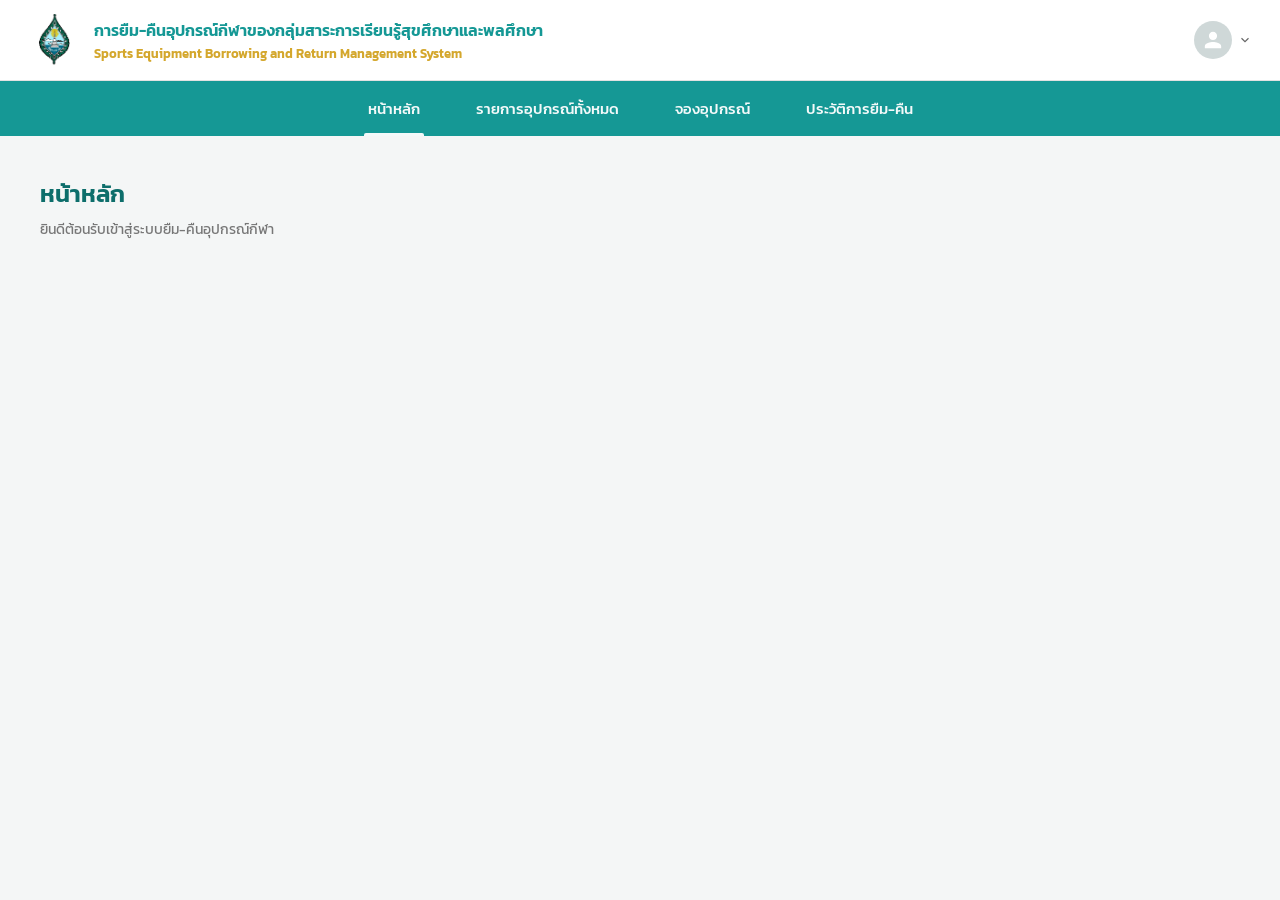
<file: index.html>
<!DOCTYPE html>
<html lang="th">
<head>
<meta charset="UTF-8">
<meta name="viewport" content="width=device-width, initial-scale=1.0">
<title>ระบบยืม-คืนอุปกรณ์กีฬา</title>
<link href="https://fonts.googleapis.com/css2?family=Kanit:wght@400;500;600;700&display=swap" rel="stylesheet">
<link rel="stylesheet" href="style.css">
</head>
<body>

  <header class="topbar">
    <div class="brand">
      <img src="images/LOGO-SSP.png" alt="logo" class="logo-img">

      <div class="brand-text">
        <p class="th">การยืม-คืนอุปกรณ์กีฬาของกลุ่มสาระการเรียนรู้สุขศึกษาและพลศึกษา</p>
        <p class="en">Sports Equipment Borrowing and Return Management System</p>
      </div>
    </div>

    <div class="profile" id="profileToggle">
      <div class="avatar">
        <svg viewBox="0 0 24 24" fill="currentColor"><path d="M12 12c2.7 0 4.9-2.2 4.9-4.9S14.7 2.2 12 2.2 7.1 4.4 7.1 7.1 9.3 12 12 12zm0 2.5c-3.3 0-9.8 1.6-9.8 4.9v2.4h19.6v-2.4c0-3.3-6.5-4.9-9.8-4.9z"/></svg>
      </div>
      <svg class="chevron" viewBox="0 0 24 24" fill="none" stroke="currentColor" stroke-width="2">
        <path d="M6 9l6 6 6-6"/>
      </svg>

      <div class="profile-menu">
        <a href="profile.html">โปรไฟล์ของฉัน</a>
        <a href="account-settings.html">ตั้งค่าบัญชี</a>
        <a href="#">ติดต่อเรา</a>
      </div>
    </div>
  </header>

  <nav class="navbar">
    <a href="index.html" class="active">หน้าหลัก</a>
    <a href="equipment.html">รายการอุปกรณ์ทั้งหมด</a>
    <a href="booking.html">จองอุปกรณ์</a>
    <a href="history.html">ประวัติการยืม-คืน</a>
  </nav>

  <main>
    <h1 class="page-title">หน้าหลัก</h1>
    <p class="page-desc">ยินดีต้อนรับเข้าสู่ระบบยืม-คืนอุปกรณ์กีฬา</p>
  </main>

  <script src="script.js"></script>
</body>
</html>
</file>
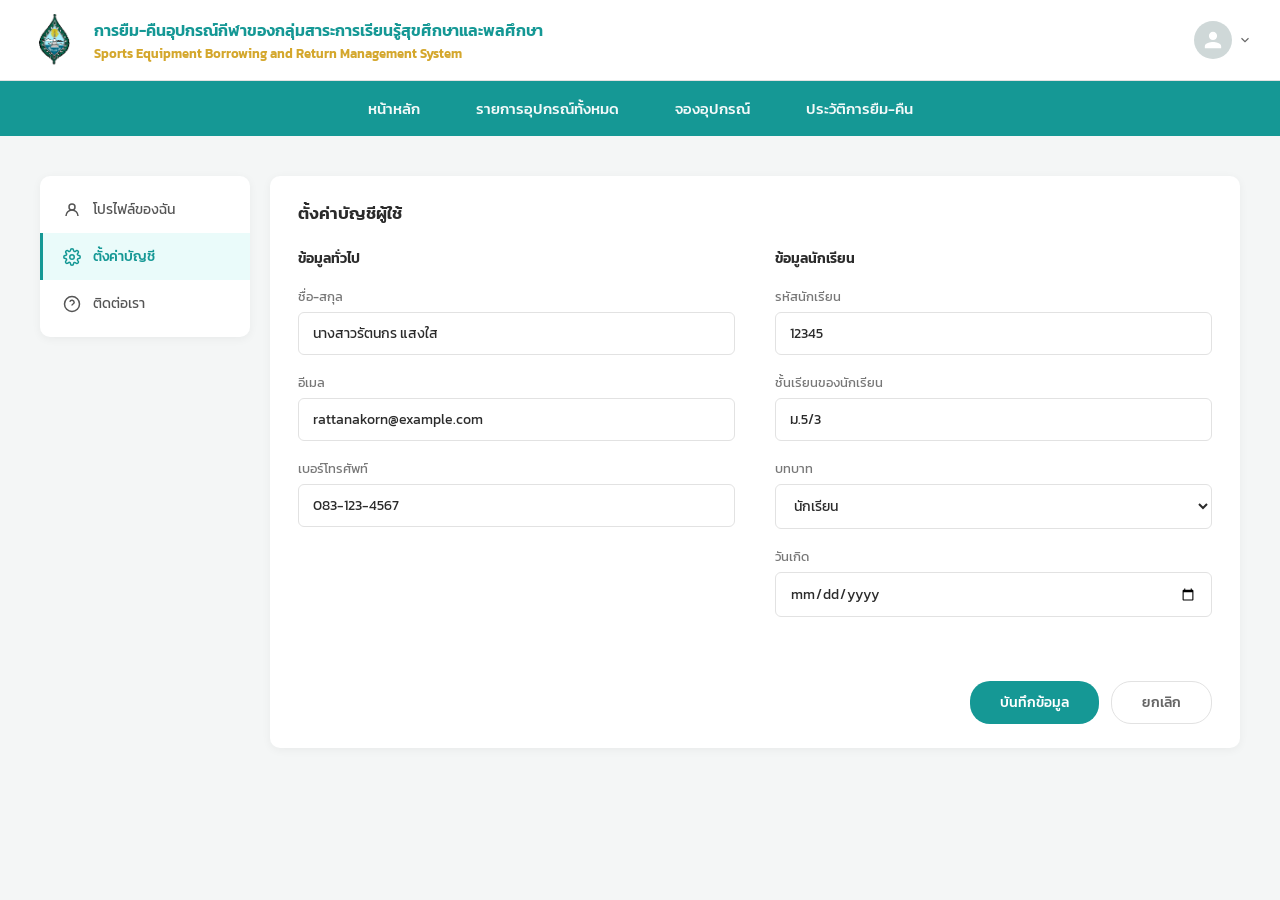
<file: account-settings.html>
<!DOCTYPE html>
<html lang="th">
<head>
<meta charset="UTF-8">
<meta name="viewport" content="width=device-width, initial-scale=1.0">
<title>ตั้งค่าบัญชี - ระบบยืม-คืนอุปกรณ์กีฬา</title>
<link href="https://fonts.googleapis.com/css2?family=Kanit:wght@400;500;600;700&display=swap" rel="stylesheet">
<link rel="stylesheet" href="style.css">
</head>
<body>

  <header class="topbar">
    <div class="brand">
      <img src="images/LOGO-SSP.png" alt="logo" class="logo-img">

      <div class="brand-text">
        <p class="th">การยืม-คืนอุปกรณ์กีฬาของกลุ่มสาระการเรียนรู้สุขศึกษาและพลศึกษา</p>
        <p class="en">Sports Equipment Borrowing and Return Management System</p>
      </div>
    </div>

    <div class="profile" id="profileToggle">
      <div class="avatar">
        <svg viewBox="0 0 24 24" fill="currentColor"><path d="M12 12c2.7 0 4.9-2.2 4.9-4.9S14.7 2.2 12 2.2 7.1 4.4 7.1 7.1 9.3 12 12 12zm0 2.5c-3.3 0-9.8 1.6-9.8 4.9v2.4h19.6v-2.4c0-3.3-6.5-4.9-9.8-4.9z"/></svg>
      </div>
      <svg class="chevron" viewBox="0 0 24 24" fill="none" stroke="currentColor" stroke-width="2">
        <path d="M6 9l6 6 6-6"/>
      </svg>

      <div class="profile-menu">
        <a href="profile.html">โปรไฟล์ของฉัน</a>
        <a href="account-settings.html">ตั้งค่าบัญชี</a>
        <a href="contact.html">ติดต่อเรา</a>
      </div>
    </div>
  </header>

  <nav class="navbar">
    <a href="index.html">หน้าหลัก</a>
    <a href="equipment.html">รายการอุปกรณ์ทั้งหมด</a>
    <a href="booking.html">จองอุปกรณ์</a>
    <a href="history.html">ประวัติการยืม-คืน</a>
  </nav>

  <main>
    <div class="profile-layout">

      <aside class="side-menu">
        <a href="profile.html" class="side-item">
          <svg viewBox="0 0 24 24" fill="none" stroke="currentColor" stroke-width="2"><circle cx="12" cy="8" r="4"/><path d="M4 20c0-4.4 3.6-8 8-8s8 3.6 8 8"/></svg>
          โปรไฟล์ของฉัน
        </a>
        <a href="account-settings.html" class="side-item active">
          <svg viewBox="0 0 24 24" fill="none" stroke="currentColor" stroke-width="2"><circle cx="12" cy="12" r="3"/><path d="M19.4 15a1.7 1.7 0 0 0 .3 1.9l.1.1a2 2 0 1 1-2.8 2.8l-.1-.1a1.7 1.7 0 0 0-1.9-.3 1.7 1.7 0 0 0-1 1.5V21a2 2 0 1 1-4 0v-.1a1.7 1.7 0 0 0-1-1.6 1.7 1.7 0 0 0-1.9.3l-.1.1a2 2 0 1 1-2.8-2.8l.1-.1a1.7 1.7 0 0 0 .3-1.9 1.7 1.7 0 0 0-1.5-1H3a2 2 0 1 1 0-4h.1a1.7 1.7 0 0 0 1.6-1 1.7 1.7 0 0 0-.3-1.9l-.1-.1a2 2 0 1 1 2.8-2.8l.1.1a1.7 1.7 0 0 0 1.9.3H9a1.7 1.7 0 0 0 1-1.5V3a2 2 0 1 1 4 0v.1a1.7 1.7 0 0 0 1 1.5 1.7 1.7 0 0 0 1.9-.3l.1-.1a2 2 0 1 1 2.8 2.8l-.1.1a1.7 1.7 0 0 0-.3 1.9V9a1.7 1.7 0 0 0 1.5 1H21a2 2 0 1 1 0 4h-.1a1.7 1.7 0 0 0-1.5 1z"/></svg>
          ตั้งค่าบัญชี
        </a>
        <a href="contact.html" class="side-item">
          <svg viewBox="0 0 24 24" fill="none" stroke="currentColor" stroke-width="2"><circle cx="12" cy="12" r="10"/><path d="M9.1 9a3 3 0 0 1 5.8 1c0 2-3 2-3 4"/><line x1="12" y1="17" x2="12" y2="17.01"/></svg>
          ติดต่อเรา
        </a>
      </aside>

      <section class="profile-panel">
        <h2 class="profile-panel-title">ตั้งค่าบัญชีผู้ใช้</h2>

        <div id="saveMsg" class="save-msg">บันทึกข้อมูลเรียบร้อยแล้ว</div>

        <form id="studentSettingsForm" class="settings-grid">

          <div class="settings-col">
            <p class="settings-col-title">ข้อมูลทั่วไป</p>
            <div class="form-group">
              <label for="input-name">ชื่อ-สกุล</label>
              <input type="text" id="input-name" name="name">
            </div>
            <div class="form-group">
              <label for="input-email">อีเมล</label>
              <input type="email" id="input-email" name="email">
            </div>
            <div class="form-group">
              <label for="input-phone">เบอร์โทรศัพท์</label>
              <input type="text" id="input-phone" name="phone">
            </div>
          </div>

          <div class="settings-col">
            <p class="settings-col-title">ข้อมูลนักเรียน</p>

            <div class="form-group">
              <label for="input-studentid">รหัสนักเรียน</label>
              <input type="text" id="input-studentid" name="studentId">
            </div>

            <div class="form-group">
              <label for="input-class">ชั้นเรียนของนักเรียน</label>
              <input type="text" id="input-class" name="className" placeholder="เช่น ม.5/3">
            </div>

            <div class="form-group">
              <label for="input-role">บทบาท</label>
              <select id="input-role" name="role">
                <option value="นักเรียน">นักเรียน</option>
                <option value="ครู">ครู</option>
                <option value="เจ้าหน้าที่">เจ้าหน้าที่</option>
              </select>
            </div>

            <div class="form-group">
              <label for="input-birthday">วันเกิด</label>
              <input type="date" id="input-birthday" name="birthday">
            </div>
          </div>

          <div class="settings-actions">
            <button type="submit" class="btn-save">บันทึกข้อมูล</button>
            <button type="button" id="cancelBtn" class="btn-cancel">ยกเลิก</button>
          </div>

        </form>
      </section>

    </div>
  </main>

  <script src="script.js"></script>
</body>
</html>
</file>
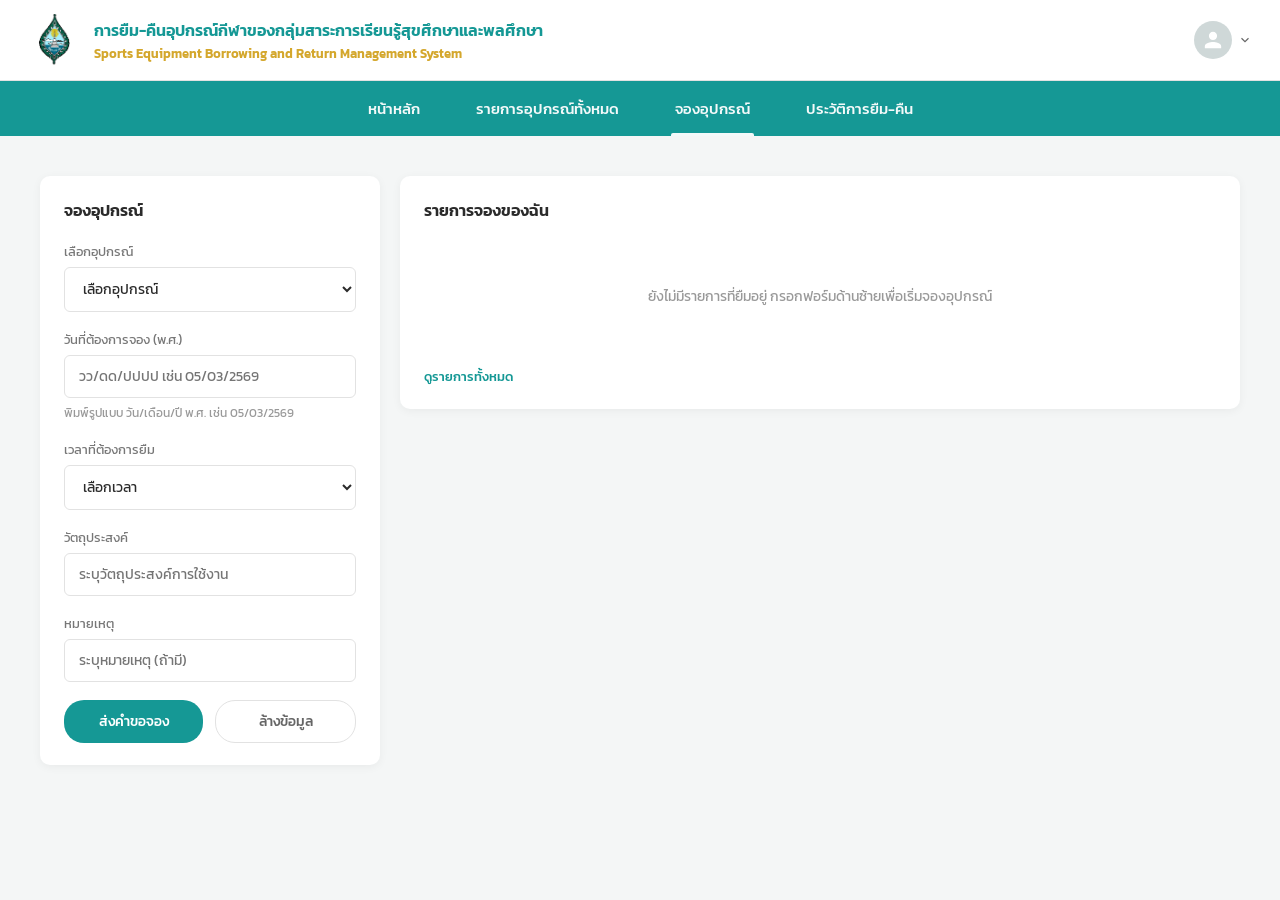
<file: booking.html>
<!DOCTYPE html>
<html lang="th">
<head>
<meta charset="UTF-8">
<meta name="viewport" content="width=device-width, initial-scale=1.0">
<title>จองอุปกรณ์ - ระบบยืม-คืนอุปกรณ์กีฬา</title>
<link href="https://fonts.googleapis.com/css2?family=Kanit:wght@400;500;600;700&display=swap" rel="stylesheet">
<link rel="stylesheet" href="style.css">
</head>
<body>

  <header class="topbar">
    <div class="brand">
      <img src="images/LOGO-SSP.png" alt="logo" class="logo-img">

      <div class="brand-text">
        <p class="th">การยืม-คืนอุปกรณ์กีฬาของกลุ่มสาระการเรียนรู้สุขศึกษาและพลศึกษา</p>
        <p class="en">Sports Equipment Borrowing and Return Management System</p>
      </div>
    </div>

    <div class="profile" id="profileToggle">
      <div class="avatar">
        <svg viewBox="0 0 24 24" fill="currentColor"><path d="M12 12c2.7 0 4.9-2.2 4.9-4.9S14.7 2.2 12 2.2 7.1 4.4 7.1 7.1 9.3 12 12 12zm0 2.5c-3.3 0-9.8 1.6-9.8 4.9v2.4h19.6v-2.4c0-3.3-6.5-4.9-9.8-4.9z"/></svg>
      </div>
      <svg class="chevron" viewBox="0 0 24 24" fill="none" stroke="currentColor" stroke-width="2">
        <path d="M6 9l6 6 6-6"/>
      </svg>

      <div class="profile-menu">
        <a href="profile.html">โปรไฟล์ของฉัน</a>
        <a href="account-settings.html">ตั้งค่าบัญชี</a>
        <a href="#">ติดต่อเรา</a>
      </div>
    </div>
  </header>

  <nav class="navbar">
    <a href="index.html">หน้าหลัก</a>
    <a href="equipment.html">รายการอุปกรณ์ทั้งหมด</a>
    <a href="booking.html" class="active">จองอุปกรณ์</a>
    <a href="history.html">ประวัติการยืม-คืน</a>
  </nav>

  <main>
    <div class="booking-layout">

      <section class="booking-form-panel">
        <h2 class="panel-title">จองอุปกรณ์</h2>

        <form id="bookingForm">
          <div class="form-group">
            <label for="bk-equipment">เลือกอุปกรณ์</label>
            <select id="bk-equipment" required>
              <option value="">เลือกอุปกรณ์</option>
            </select>
          </div>

          <div class="form-group">
            <label for="bk-date">วันที่ต้องการจอง (พ.ศ.)</label>
            <input type="text" id="bk-date" placeholder="วว/ดด/ปปปป เช่น 05/03/2569" required>
            <p class="field-hint">พิมพ์รูปแบบ วัน/เดือน/ปี พ.ศ. เช่น 05/03/2569</p>
          </div>

          <div class="form-group">
            <label for="bk-time">เวลาที่ต้องการยืม</label>
            <select id="bk-time" required>
              <option value="">เลือกเวลา</option>
              <option value="08:00">08:00 น.</option>
              <option value="08:30">08:30 น.</option>
              <option value="09:00">09:00 น.</option>
              <option value="09:30">09:30 น.</option>
              <option value="10:00">10:00 น.</option>
              <option value="10:30">10:30 น.</option>
              <option value="11:00">11:00 น.</option>
              <option value="11:30">11:30 น.</option>
              <option value="12:00">12:00 น.</option>
              <option value="12:30">12:30 น.</option>
              <option value="13:00">13:00 น.</option>
              <option value="13:30">13:30 น.</option>
              <option value="14:00">14:00 น.</option>
              <option value="14:30">14:30 น.</option>
              <option value="15:00">15:00 น.</option>
              <option value="15:30">15:30 น.</option>
              <option value="16:00">16:00 น.</option>
              <option value="16:30">16:30 น.</option>
              <option value="17:00">17:00 น.</option>
            </select>
          </div>

          <div class="form-group">
            <label for="bk-purpose">วัตถุประสงค์</label>
            <input type="text" id="bk-purpose" placeholder="ระบุวัตถุประสงค์การใช้งาน" required>
          </div>

          <div class="form-group">
            <label for="bk-note">หมายเหตุ</label>
            <input type="text" id="bk-note" placeholder="ระบุหมายเหตุ (ถ้ามี)">
          </div>

          <div class="booking-form-actions">
            <button type="submit" class="btn-save">ส่งคำขอจอง</button>
            <button type="button" id="bk-clear" class="btn-cancel">ล้างข้อมูล</button>
          </div>
        </form>
      </section>

      <section class="booking-list-panel">
        <h2 class="panel-title">รายการจองของฉัน</h2>
        <div id="bookingSuccessMsg" class="save-msg">จองอุปกรณ์สำเร็จ พร้อมให้ยืมได้ทันที</div>
        <div id="bookingList" class="booking-list"></div>
        <a href="history.html" class="booking-view-all">ดูรายการทั้งหมด</a>
      </section>

    </div>
  </main>

  <script src="script.js"></script>
</body>
</html>
</file>
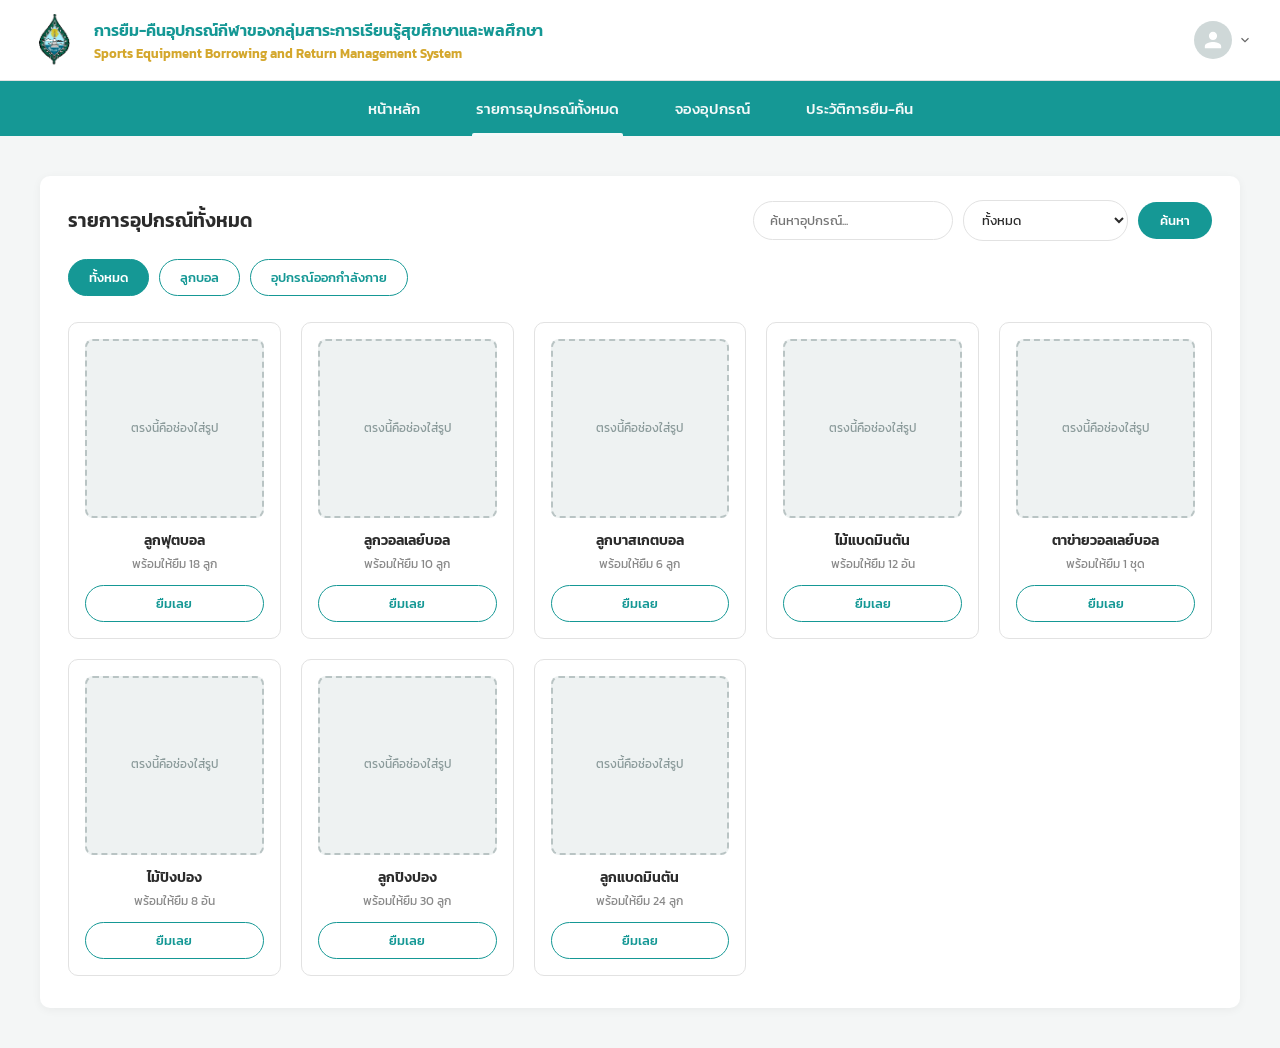
<file: equipment.html>
<!DOCTYPE html>
<html lang="th">
<head>
<meta charset="UTF-8">
<meta name="viewport" content="width=device-width, initial-scale=1.0">
<title>รายการอุปกรณ์ทั้งหมด - ระบบยืม-คืนอุปกรณ์กีฬา</title>
<link href="https://fonts.googleapis.com/css2?family=Kanit:wght@400;500;600;700&display=swap" rel="stylesheet">
<link rel="stylesheet" href="style.css">
</head>
<body>

  <header class="topbar">
    <div class="brand">
      <img src="images/LOGO-SSP.png" alt="logo" class="logo-img">

      <div class="brand-text">
        <p class="th">การยืม-คืนอุปกรณ์กีฬาของกลุ่มสาระการเรียนรู้สุขศึกษาและพลศึกษา</p>
        <p class="en">Sports Equipment Borrowing and Return Management System</p>
      </div>
    </div>

    <div class="profile" id="profileToggle">
      <div class="avatar">
        <svg viewBox="0 0 24 24" fill="currentColor"><path d="M12 12c2.7 0 4.9-2.2 4.9-4.9S14.7 2.2 12 2.2 7.1 4.4 7.1 7.1 9.3 12 12 12zm0 2.5c-3.3 0-9.8 1.6-9.8 4.9v2.4h19.6v-2.4c0-3.3-6.5-4.9-9.8-4.9z"/></svg>
      </div>
      <svg class="chevron" viewBox="0 0 24 24" fill="none" stroke="currentColor" stroke-width="2">
        <path d="M6 9l6 6 6-6"/>
      </svg>

      <div class="profile-menu">
        <a href="profile.html">โปรไฟล์ของฉัน</a>
        <a href="account-settings.html">ตั้งค่าบัญชี</a>
        <a href="#">ติดต่อเรา</a>
      </div>
    </div>
  </header>

  <nav class="navbar">
    <a href="index.html">หน้าหลัก</a>
    <a href="equipment.html" class="active">รายการอุปกรณ์ทั้งหมด</a>
    <a href="booking.html">จองอุปกรณ์</a>
    <a href="history.html">ประวัติการยืม-คืน</a>
  </nav>

  <main>
    <div class="equip-panel">

      <div class="equip-topline">
        <h2 class="equip-title">รายการอุปกรณ์ทั้งหมด</h2>
        <div class="equip-search">
          <input type="text" placeholder="ค้นหาอุปกรณ์...">
          <select>
            <option>ทั้งหมด</option>
            <option>ลูกบอล</option>
            <option>อุปกรณ์ออกกำลังกาย</option>
          </select>
          <button class="btn-search">ค้นหา</button>
        </div>
      </div>

      <div class="category-tabs">
        <button class="tab active">ทั้งหมด</button>
        <button class="tab">ลูกบอล</button>
        <button class="tab">อุปกรณ์ออกกำลังกาย</button>
      </div>

      <div class="equip-grid" id="equipmentGrid"></div>
    </div>
  </main>

  <script src="script.js"></script>
</body>
</html>
</file>
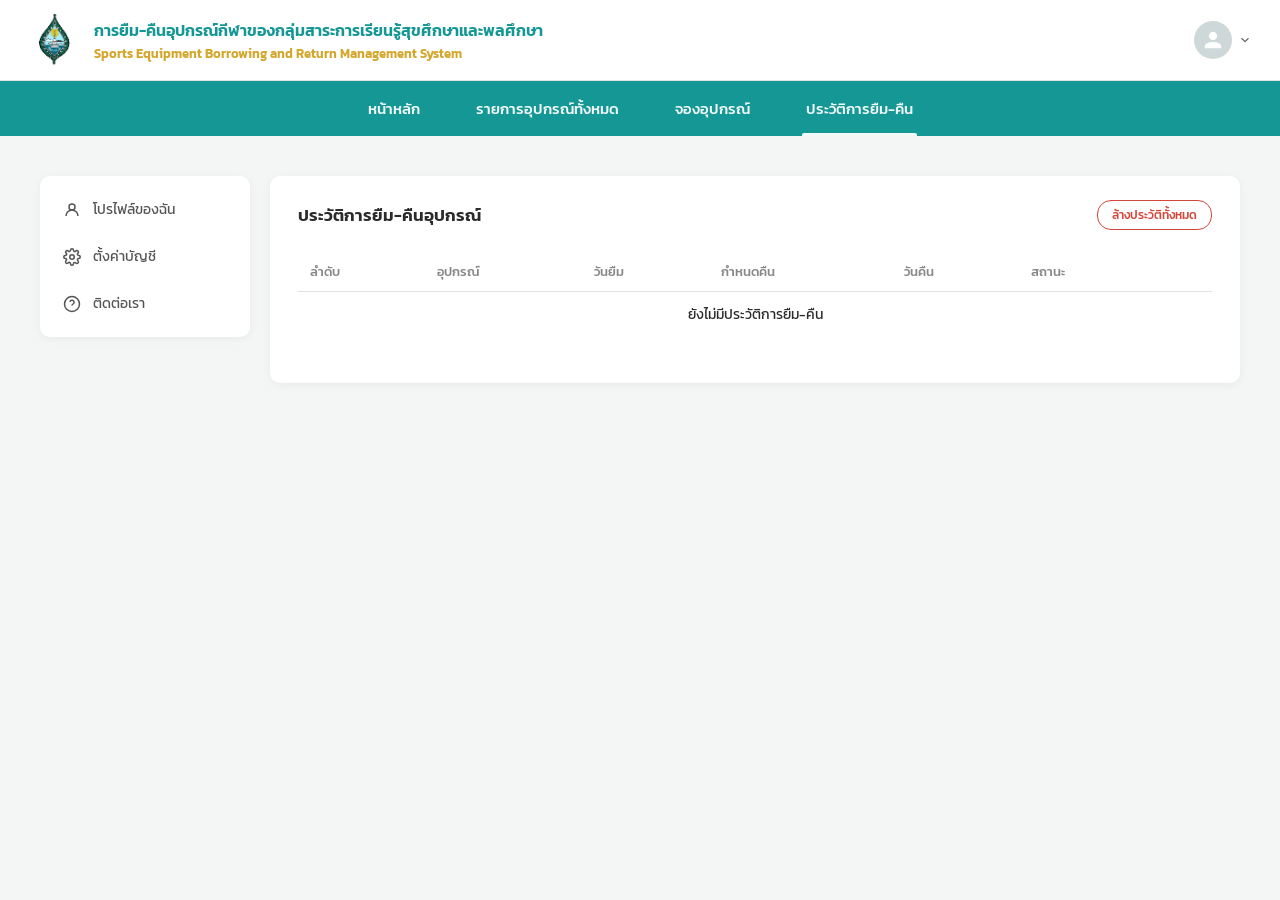
<file: history.html>
<!DOCTYPE html>
<html lang="th">
<head>
<meta charset="UTF-8">
<meta name="viewport" content="width=device-width, initial-scale=1.0">
<title>ประวัติการยืม-คืน - ระบบยืม-คืนอุปกรณ์กีฬา</title>
<link href="https://fonts.googleapis.com/css2?family=Kanit:wght@400;500;600;700&display=swap" rel="stylesheet">
<link rel="stylesheet" href="style.css">
</head>
<body>

  <header class="topbar">
    <div class="brand">
      <img src="images/LOGO-SSP.png" alt="logo" class="logo-img">

      <div class="brand-text">
        <p class="th">การยืม-คืนอุปกรณ์กีฬาของกลุ่มสาระการเรียนรู้สุขศึกษาและพลศึกษา</p>
        <p class="en">Sports Equipment Borrowing and Return Management System</p>
      </div>
    </div>

    <div class="profile" id="profileToggle">
      <div class="avatar">
        <svg viewBox="0 0 24 24" fill="currentColor"><path d="M12 12c2.7 0 4.9-2.2 4.9-4.9S14.7 2.2 12 2.2 7.1 4.4 7.1 7.1 9.3 12 12 12zm0 2.5c-3.3 0-9.8 1.6-9.8 4.9v2.4h19.6v-2.4c0-3.3-6.5-4.9-9.8-4.9z"/></svg>
      </div>
      <svg class="chevron" viewBox="0 0 24 24" fill="none" stroke="currentColor" stroke-width="2">
        <path d="M6 9l6 6 6-6"/>
      </svg>

      <div class="profile-menu">
        <a href="profile.html">โปรไฟล์ของฉัน</a>
        <a href="account-settings.html">ตั้งค่าบัญชี</a>
        <a href="#">ติดต่อเรา</a>
      </div>
    </div>
  </header>

  <nav class="navbar">
    <a href="index.html">หน้าหลัก</a>
    <a href="equipment.html">รายการอุปกรณ์ทั้งหมด</a>
    <a href="booking.html">จองอุปกรณ์</a>
    <a href="history.html" class="active">ประวัติการยืม-คืน</a>
  </nav>

  <main>
    <div class="profile-layout">

      <aside class="side-menu">
        <a href="profile.html" class="side-item">
          <svg viewBox="0 0 24 24" fill="none" stroke="currentColor" stroke-width="2"><circle cx="12" cy="8" r="4"/><path d="M4 20c0-4.4 3.6-8 8-8s8 3.6 8 8"/></svg>
          โปรไฟล์ของฉัน
        </a>
        <a href="account-settings.html" class="side-item">
          <svg viewBox="0 0 24 24" fill="none" stroke="currentColor" stroke-width="2"><circle cx="12" cy="12" r="3"/><path d="M19.4 15a1.7 1.7 0 0 0 .3 1.9l.1.1a2 2 0 1 1-2.8 2.8l-.1-.1a1.7 1.7 0 0 0-1.9-.3 1.7 1.7 0 0 0-1 1.5V21a2 2 0 1 1-4 0v-.1a1.7 1.7 0 0 0-1-1.6 1.7 1.7 0 0 0-1.9.3l-.1.1a2 2 0 1 1-2.8-2.8l.1-.1a1.7 1.7 0 0 0 .3-1.9 1.7 1.7 0 0 0-1.5-1H3a2 2 0 1 1 0-4h.1a1.7 1.7 0 0 0 1.6-1 1.7 1.7 0 0 0-.3-1.9l-.1-.1a2 2 0 1 1 2.8-2.8l.1.1a1.7 1.7 0 0 0 1.9.3H9a1.7 1.7 0 0 0 1-1.5V3a2 2 0 1 1 4 0v.1a1.7 1.7 0 0 0 1 1.5 1.7 1.7 0 0 0 1.9-.3l.1-.1a2 2 0 1 1 2.8 2.8l-.1.1a1.7 1.7 0 0 0-.3 1.9V9a1.7 1.7 0 0 0 1.5 1H21a2 2 0 1 1 0 4h-.1a1.7 1.7 0 0 0-1.5 1z"/></svg>
          ตั้งค่าบัญชี
        </a>
        <a href="contact.html" class="side-item">
          <svg viewBox="0 0 24 24" fill="none" stroke="currentColor" stroke-width="2"><circle cx="12" cy="12" r="10"/><path d="M9.1 9a3 3 0 0 1 5.8 1c0 2-3 2-3 4"/><line x1="12" y1="17" x2="12" y2="17.01"/></svg>
          ติดต่อเรา
        </a>
      </aside>

      <section class="profile-panel">
        <div class="panel-header-row">
          <h2 class="profile-panel-title">ประวัติการยืม-คืนอุปกรณ์</h2>
          <button id="clearHistoryBtn" class="btn-mini-cancel btn-mini">ล้างประวัติทั้งหมด</button>
        </div>

        <table class="history-table">
          <thead>
            <tr>
              <th>ลำดับ</th>
              <th>อุปกรณ์</th>
              <th>วันยืม</th>
              <th>กำหนดคืน</th>
              <th>วันคืน</th>
              <th>สถานะ</th>
              <th></th>
            </tr>
          </thead>
          <tbody id="historyTableBody"></tbody>
        </table>

        <div id="historyPagination" class="pagination"></div>
      </section>

    </div>
  </main>

  <script src="script.js"></script>
</body>
</html>
</file>
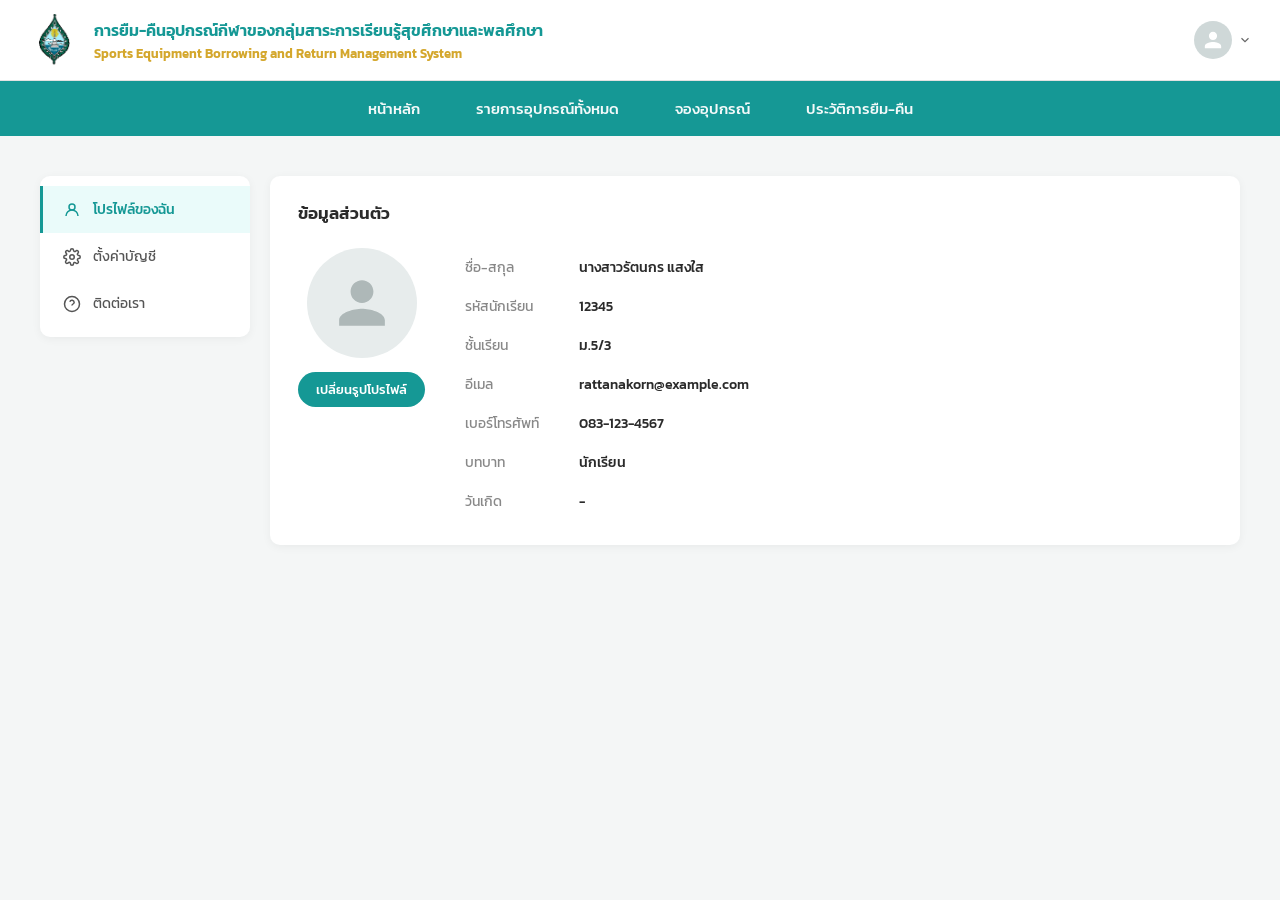
<file: profile.html>
<!DOCTYPE html>
<html lang="th">
<head>
<meta charset="UTF-8">
<meta name="viewport" content="width=device-width, initial-scale=1.0">
<title>โปรไฟล์ของฉัน - ระบบยืม-คืนอุปกรณ์กีฬา</title>
<link href="https://fonts.googleapis.com/css2?family=Kanit:wght@400;500;600;700&display=swap" rel="stylesheet">
<link rel="stylesheet" href="style.css">
</head>
<body>

  <header class="topbar">
    <div class="brand">
      <img src="images/LOGO-SSP.png" alt="logo" class="logo-img">

      <div class="brand-text">
        <p class="th">การยืม-คืนอุปกรณ์กีฬาของกลุ่มสาระการเรียนรู้สุขศึกษาและพลศึกษา</p>
        <p class="en">Sports Equipment Borrowing and Return Management System</p>
      </div>
    </div>

    <div class="profile" id="profileToggle">
      <div class="avatar">
        <svg viewBox="0 0 24 24" fill="currentColor"><path d="M12 12c2.7 0 4.9-2.2 4.9-4.9S14.7 2.2 12 2.2 7.1 4.4 7.1 7.1 9.3 12 12 12zm0 2.5c-3.3 0-9.8 1.6-9.8 4.9v2.4h19.6v-2.4c0-3.3-6.5-4.9-9.8-4.9z"/></svg>
      </div>
      <svg class="chevron" viewBox="0 0 24 24" fill="none" stroke="currentColor" stroke-width="2">
        <path d="M6 9l6 6 6-6"/>
      </svg>

      <div class="profile-menu">
        <a href="profile.html">โปรไฟล์ของฉัน</a>
        <a href="account-settings.html">ตั้งค่าบัญชี</a>
        <a href="contact.html">ติดต่อเรา</a>
      </div>
    </div>
  </header>

  <nav class="navbar">
    <a href="index.html">หน้าหลัก</a>
    <a href="equipment.html">รายการอุปกรณ์ทั้งหมด</a>
    <a href="booking.html">จองอุปกรณ์</a>
    <a href="history.html">ประวัติการยืม-คืน</a>
  </nav>

  <main>
    <div class="profile-layout">

      <aside class="side-menu">
        <a href="profile.html" class="side-item active">
          <svg viewBox="0 0 24 24" fill="none" stroke="currentColor" stroke-width="2"><circle cx="12" cy="8" r="4"/><path d="M4 20c0-4.4 3.6-8 8-8s8 3.6 8 8"/></svg>
          โปรไฟล์ของฉัน
        </a>
        <a href="account-settings.html" class="side-item">
          <svg viewBox="0 0 24 24" fill="none" stroke="currentColor" stroke-width="2"><circle cx="12" cy="12" r="3"/><path d="M19.4 15a1.7 1.7 0 0 0 .3 1.9l.1.1a2 2 0 1 1-2.8 2.8l-.1-.1a1.7 1.7 0 0 0-1.9-.3 1.7 1.7 0 0 0-1 1.5V21a2 2 0 1 1-4 0v-.1a1.7 1.7 0 0 0-1-1.6 1.7 1.7 0 0 0-1.9.3l-.1.1a2 2 0 1 1-2.8-2.8l.1-.1a1.7 1.7 0 0 0 .3-1.9 1.7 1.7 0 0 0-1.5-1H3a2 2 0 1 1 0-4h.1a1.7 1.7 0 0 0 1.6-1 1.7 1.7 0 0 0-.3-1.9l-.1-.1a2 2 0 1 1 2.8-2.8l.1.1a1.7 1.7 0 0 0 1.9.3H9a1.7 1.7 0 0 0 1-1.5V3a2 2 0 1 1 4 0v.1a1.7 1.7 0 0 0 1 1.5 1.7 1.7 0 0 0 1.9-.3l.1-.1a2 2 0 1 1 2.8 2.8l-.1.1a1.7 1.7 0 0 0-.3 1.9V9a1.7 1.7 0 0 0 1.5 1H21a2 2 0 1 1 0 4h-.1a1.7 1.7 0 0 0-1.5 1z"/></svg>
          ตั้งค่าบัญชี
        </a>
        <a href="contact.html" class="side-item">
          <svg viewBox="0 0 24 24" fill="none" stroke="currentColor" stroke-width="2"><circle cx="12" cy="12" r="10"/><path d="M9.1 9a3 3 0 0 1 5.8 1c0 2-3 2-3 4"/><line x1="12" y1="17" x2="12" y2="17.01"/></svg>
          ติดต่อเรา
        </a>
      </aside>

      <section class="profile-panel">
        <h2 class="profile-panel-title">ข้อมูลส่วนตัว</h2>

        <div class="profile-body">
          <div class="profile-photo-block">

            <div class="avatar-placeholder">
              <svg viewBox="0 0 24 24" fill="currentColor"><path d="M12 12c2.7 0 4.9-2.2 4.9-4.9S14.7 2.2 12 2.2 7.1 4.4 7.1 7.1 9.3 12 12 12zm0 2.5c-3.3 0-9.8 1.6-9.8 4.9v2.4h19.6v-2.4c0-3.3-6.5-4.9-9.8-4.9z"/></svg>
            </div>

            <button class="btn-change-photo">เปลี่ยนรูปโปรไฟล์</button>
          </div>

          <table class="profile-info">
            <tr>
              <td class="label">ชื่อ-สกุล</td>
              <td class="value" id="val-name">-</td>
            </tr>
            <tr>
              <td class="label">รหัสนักเรียน</td>
              <td class="value" id="val-studentid">-</td>
            </tr>
            <tr>
              <td class="label">ชั้นเรียน</td>
              <td class="value" id="val-class">-</td>
            </tr>
            <tr>
              <td class="label">อีเมล</td>
              <td class="value" id="val-email">-</td>
            </tr>
            <tr>
              <td class="label">เบอร์โทรศัพท์</td>
              <td class="value" id="val-phone">-</td>
            </tr>
            <tr>
              <td class="label">บทบาท</td>
              <td class="value" id="val-role">-</td>
            </tr>
            <tr>
              <td class="label">วันเกิด</td>
              <td class="value" id="val-birthday">-</td>
            </tr>
          </table>
        </div>
      </section>

    </div>
  </main>

  <script src="script.js"></script>
</body>
</html>
</file>
<file: style.css>
:root{
  --teal: #159895;
  --teal-dark: #0d6e6b;
  --gold: #d4a72c;
  --text-dark: #2b2b2b;
  --border: #e2e2e2;
}
*{box-sizing:border-box;}
body{
  margin:0;
  font-family:'Kanit', sans-serif;
  background:#f4f6f6;
  color:var(--text-dark);
}

.topbar{
  display:flex;
  align-items:center;
  justify-content:space-between;
  padding:14px 28px;
  background:#fff;
  border-bottom:1px solid var(--border);
}
.brand{
  display:flex;
  align-items:center;
  gap:14px;
}

.logo-placeholder{
  width:52px;
  height:52px;
  border-radius:50%;
  background:#eef2f2;
  border:2px dashed #b9c4c4;
  display:flex;
  align-items:center;
  justify-content:center;
  font-size:11px;
  color:#8a9a9a;
  text-align:center;
  line-height:1.2;
  flex-shrink:0;
}

.logo-img{
  width:52px;
  height:52px;
  border-radius:50%;
  object-fit:cover;
  flex-shrink:0;
}

.brand-text .th{
  margin:0;
  font-size:16px;
  font-weight:600;
  color:var(--teal);
}
.brand-text .en{
  margin:2px 0 0;
  font-size:13px;
  font-weight:600;
  color:var(--gold);
}

.profile{
  position:relative;
  display:flex;
  align-items:center;
  gap:6px;
  cursor:pointer;
  user-select:none;
}
.avatar{
  width:38px;
  height:38px;
  border-radius:50%;
  background:#cfd8d8;
  display:flex;
  align-items:center;
  justify-content:center;
  color:#fff;
}
.avatar svg{width:20px;height:20px;}
.chevron{
  width:14px;height:14px;
  color:#666;
  transition:transform .2s ease;
}
.profile.open .chevron{transform:rotate(180deg);}

.profile-menu{
  position:absolute;
  top:calc(100% + 10px);
  right:0;
  background:#fff;
  border:1px solid var(--border);
  border-radius:8px;
  box-shadow:0 8px 20px rgba(0,0,0,.08);
  min-width:180px;
  padding:8px 0;
  display:none;
  z-index:20;
}
.profile.open .profile-menu{display:block;}
.profile-menu a{
  display:block;
  padding:10px 18px;
  color:var(--text-dark);
  text-decoration:none;
  font-size:14px;
}
.profile-menu a:hover{background:#f2f5f5;}

.navbar{
  background:var(--teal);
  display:flex;
  align-items:center;
  justify-content:center;
  gap:48px;
  padding:0 28px;
}
.navbar a{
  color:#fff;
  text-decoration:none;
  font-size:15px;
  font-weight:500;
  padding:16px 4px;
  display:inline-block;
  position:relative;
  opacity:.95;
}
.navbar a:hover{opacity:1;}
.navbar a.active::after{
  content:"";
  position:absolute;
  left:0;right:0;bottom:0;
  height:3px;
  background:#fff;
  border-radius:2px 2px 0 0;
}

main{
  padding:40px;
  min-height:400px;
}
.page-title{
  margin:0 0 8px;
  font-size:24px;
  font-weight:600;
  color:var(--teal-dark);
}
.page-desc{
  margin:0;
  color:#777;
  font-size:14px;
}

.equip-panel{
  background:#fff;
  border-radius:10px;
  padding:24px 28px 32px;
  box-shadow:0 2px 10px rgba(0,0,0,.05);
}

.equip-topline{
  display:flex;
  align-items:center;
  justify-content:space-between;
  flex-wrap:wrap;
  gap:14px;
  margin-bottom:18px;
}
.equip-title{
  margin:0;
  font-size:19px;
  font-weight:600;
  color:var(--text-dark);
}
.equip-search{
  display:flex;
  align-items:center;
  gap:10px;
  flex-wrap:wrap;
}
.equip-search input[type="text"]{
  border:1px solid var(--border);
  border-radius:20px;
  padding:9px 16px;
  font-family:inherit;
  font-size:13px;
  width:200px;
  outline:none;
}
.equip-search input[type="text"]:focus{
  border-color:var(--teal);
}
.equip-search select{
  border:1px solid var(--border);
  border-radius:20px;
  padding:9px 14px;
  font-family:inherit;
  font-size:13px;
  color:var(--text-dark);
  background:#fff;
  outline:none;
}
.btn-search{
  background:var(--teal);
  color:#fff;
  border:none;
  border-radius:20px;
  padding:9px 22px;
  font-family:inherit;
  font-size:13px;
  font-weight:500;
  cursor:pointer;
  transition:background .15s ease;
}
.btn-search:hover{background:var(--teal-dark);}

.category-tabs{
  display:flex;
  flex-wrap:wrap;
  gap:10px;
  margin-bottom:26px;
}
.tab{
  border:1px solid var(--teal);
  background:#fff;
  color:var(--teal);
  border-radius:20px;
  padding:8px 20px;
  font-family:inherit;
  font-size:13px;
  font-weight:500;
  cursor:pointer;
  transition:all .15s ease;
}
.tab:hover{background:#eafbfa;}
.tab.active{
  background:var(--teal);
  color:#fff;
}

.equip-grid{
  display:grid;
  grid-template-columns:repeat(5, 1fr);
  gap:20px;
}
.equip-card{
  border:1px solid var(--border);
  border-radius:10px;
  padding:16px;
  text-align:center;
  display:flex;
  flex-direction:column;
  align-items:center;
}
.equip-img-placeholder{
  width:100%;
  aspect-ratio:1/1;
  border-radius:8px;
  background:#eef2f2;
  border:2px dashed #b9c4c4;
  display:flex;
  align-items:center;
  justify-content:center;
  font-size:12px;
  color:#8a9a9a;
  text-align:center;
  line-height:1.3;
  margin-bottom:12px;
}
.equip-img{
  width:100%;
  aspect-ratio:1/1;
  object-fit:cover;
  border-radius:8px;
  margin-bottom:12px;
}
.equip-name{
  margin:0 0 4px;
  font-size:14px;
  font-weight:600;
  color:var(--text-dark);
}
.equip-meta{
  margin:0;
  font-size:12px;
  color:#888;
  line-height:1.5;
}
.btn-borrow{
  margin-top:12px;
  width:100%;
  border:1px solid var(--teal);
  background:#fff;
  color:var(--teal);
  border-radius:20px;
  padding:8px 0;
  font-family:inherit;
  font-size:13px;
  font-weight:500;
  cursor:pointer;
  transition:all .15s ease;
}
.btn-borrow:hover{
  background:var(--teal);
  color:#fff;
}

@media (max-width:1000px){
  .equip-grid{grid-template-columns:repeat(3, 1fr);}
}
@media (max-width:640px){
  .equip-grid{grid-template-columns:repeat(2, 1fr);}
}

.profile-layout{
  display:flex;
  align-items:flex-start;
  gap:20px;
}

.side-menu{
  background:#fff;
  border-radius:10px;
  box-shadow:0 2px 10px rgba(0,0,0,.05);
  width:210px;
  flex-shrink:0;
  padding:10px 0;
  display:flex;
  flex-direction:column;
}
.side-item{
  display:flex;
  align-items:center;
  gap:12px;
  padding:13px 20px;
  color:#555;
  text-decoration:none;
  font-size:14px;
  border-left:3px solid transparent;
}
.side-item svg{
  width:18px;
  height:18px;
  flex-shrink:0;
}
.side-item:hover{background:#f4f7f7;}
.side-item.active{
  color:var(--teal);
  background:#eafbfa;
  border-left-color:var(--teal);
  font-weight:500;
}

.profile-panel{
  background:#fff;
  border-radius:10px;
  box-shadow:0 2px 10px rgba(0,0,0,.05);
  padding:24px 28px;
  flex:1;
}
.profile-panel-title{
  margin:0 0 22px;
  font-size:17px;
  font-weight:600;
  color:var(--text-dark);
}
.panel-header-row{
  display:flex;
  align-items:center;
  justify-content:space-between;
  gap:14px;
  margin-bottom:22px;
}
.panel-header-row .profile-panel-title{
  margin:0;
}
.profile-body{
  display:flex;
  gap:40px;
  flex-wrap:wrap;
}
.profile-photo-block{
  display:flex;
  flex-direction:column;
  align-items:center;
  gap:14px;
  flex-shrink:0;
}
.avatar-placeholder{
  width:110px;
  height:110px;
  border-radius:50%;
  background:#e7ecec;
  display:flex;
  align-items:center;
  justify-content:center;
  color:#aeb8b8;
}
.avatar-placeholder svg{width:56px;height:56px;}
.avatar-photo{
  width:110px;
  height:110px;
  border-radius:50%;
  object-fit:cover;
}
.btn-change-photo{
  border:none;
  background:var(--teal);
  color:#fff;
  border-radius:20px;
  padding:8px 18px;
  font-family:inherit;
  font-size:13px;
  font-weight:500;
  cursor:pointer;
  white-space:nowrap;
  transition:background .15s ease;
}
.btn-change-photo:hover{background:var(--teal-dark);}

.profile-info{
  border-collapse:collapse;
  font-size:14px;
}
.profile-info td{
  padding:9px 0;
  vertical-align:top;
}
.profile-info .label{
  color:#888;
  padding-right:40px;
  white-space:nowrap;
}
.profile-info .value{
  color:var(--text-dark);
  font-weight:500;
}

@media (max-width:750px){
  .profile-layout{flex-direction:column;}
  .side-menu{
    width:100%;
    flex-direction:row;
    overflow-x:auto;
  }
  .side-item{border-left:none; border-bottom:3px solid transparent; white-space:nowrap;}
  .side-item.active{border-left:none; border-bottom-color:var(--teal);}
  .profile-body{gap:24px;}
}

@media (max-width:700px){
  .navbar{flex-wrap:wrap; gap:20px;}
  .brand-text .th{font-size:14px;}
}

.save-msg{
  display:none;
  background:#e6f8f0;
  color:#1a9d5c;
  border:1px solid #b6ecd2;
  border-radius:6px;
  padding:10px 16px;
  font-size:13px;
  margin-bottom:18px;
}
.save-msg.show{display:block;}

.settings-grid{
  display:grid;
  grid-template-columns:1fr 1fr;
  gap:40px;
  align-items:start;
}
.settings-col-title{
  margin:0 0 18px;
  font-size:14px;
  font-weight:600;
  color:var(--text-dark);
}
.form-group{
  margin-bottom:18px;
}
.form-group label{
  display:block;
  font-size:13px;
  color:#777;
  margin-bottom:6px;
}
.field-hint{
  margin:6px 0 0;
  font-size:12px;
  color:#999;
}
.form-group input[type="text"],
.form-group input[type="email"],
.form-group input[type="password"],
.form-group input[type="date"],
.form-group select{
  width:100%;
  border:1px solid var(--border);
  border-radius:6px;
  padding:10px 14px;
  font-family:inherit;
  font-size:14px;
  color:var(--text-dark);
  outline:none;
  background:#fff;
  transition:border-color .15s ease;
}
.form-group input:focus,
.form-group select:focus{
  border-color:var(--teal);
}

.settings-actions{
  grid-column:1 / -1;
  display:flex;
  justify-content:flex-end;
  gap:12px;
  margin-top:6px;
}
.btn-save{
  border:none;
  background:var(--teal);
  color:#fff;
  border-radius:20px;
  padding:10px 30px;
  font-family:inherit;
  font-size:14px;
  font-weight:500;
  cursor:pointer;
  transition:background .15s ease;
}
.btn-save:hover{background:var(--teal-dark);}
.btn-cancel{
  border:1px solid var(--border);
  background:#fff;
  color:#666;
  border-radius:20px;
  padding:10px 30px;
  font-family:inherit;
  font-size:14px;
  font-weight:500;
  cursor:pointer;
  transition:background .15s ease;
}
.btn-cancel:hover{background:#f4f6f6;}

@media (max-width:650px){
  .settings-grid{grid-template-columns:1fr;}
}

.booking-layout{
  display:grid;
  grid-template-columns:340px 1fr;
  gap:20px;
  align-items:start;
}
.booking-form-panel,
.booking-list-panel{
  background:#fff;
  border-radius:10px;
  box-shadow:0 2px 10px rgba(0,0,0,.05);
  padding:22px 24px;
}
.panel-title{
  margin:0 0 20px;
  font-size:16px;
  font-weight:600;
  color:var(--text-dark);
}
.booking-form-actions{
  display:flex;
  gap:12px;
  margin-top:6px;
}
.booking-form-actions .btn-save,
.booking-form-actions .btn-cancel{
  flex:1;
  padding:10px 0;
}
.date-select-group{
  display:grid;
  grid-template-columns:70px 1.4fr 90px;
  gap:8px;
}
.date-select-group select{
  width:100%;
  border:1px solid var(--border);
  border-radius:6px;
  padding:10px 8px;
  font-family:inherit;
  font-size:13px;
  color:var(--text-dark);
  outline:none;
  background:#fff;
}
.date-select-group select:focus{
  border-color:var(--teal);
}

.booking-list{
  display:flex;
  flex-direction:column;
  gap:14px;
}
.booking-item{
  display:flex;
  align-items:center;
  gap:14px;
  padding:12px;
  border:1px solid var(--border);
  border-radius:8px;
}
.booking-icon{
  width:38px;
  height:38px;
  border-radius:50%;
  background:#eef2f2;
  display:flex;
  align-items:center;
  justify-content:center;
  color:var(--teal-dark);
  flex-shrink:0;
}
.booking-icon svg{width:20px;height:20px;}
.booking-info{
  flex:1;
  min-width:0;
}
.booking-info .b-name{
  margin:0 0 3px;
  font-size:14px;
  font-weight:600;
  color:var(--text-dark);
}
.booking-info .b-time{
  margin:0;
  font-size:12px;
  color:#888;
}
.booking-item-status{
  display:flex;
  flex-direction:column;
  align-items:flex-end;
  gap:8px;
  flex-shrink:0;
}
.badge{
  flex-shrink:0;
  font-size:12px;
  font-weight:500;
  padding:5px 14px;
  border-radius:14px;
  white-space:nowrap;
}
.badge-pending{background:#fff3d6; color:#b4790a;}
.badge-active{background:#dff4ea; color:#1a9d5c;}
.badge-cancelled{background:#fde3e3; color:#d4453a;}
.badge-returned{background:#dff4ea; color:#1a9d5c;}
.badge-notreturned{background:#ffe9d6; color:#c9700f;}

.booking-view-all{
  display:inline-block;
  margin-top:16px;
  font-size:13px;
  color:var(--teal);
  text-decoration:none;
  font-weight:500;
}
.booking-view-all:hover{text-decoration:underline;}

.history-table{
  width:100%;
  border-collapse:collapse;
  font-size:14px;
}
.history-table th{
  text-align:left;
  color:#888;
  font-weight:500;
  font-size:13px;
  padding:10px 12px;
  border-bottom:1px solid var(--border);
}
.history-table td{
  padding:12px;
  border-bottom:1px solid var(--border);
  color:var(--text-dark);
}
.history-table tbody tr:last-child td{border-bottom:none;}
.btn-mini{
  border:1px solid var(--teal);
  background:#fff;
  color:var(--teal);
  border-radius:14px;
  padding:5px 14px;
  font-family:inherit;
  font-size:12px;
  font-weight:500;
  cursor:pointer;
  transition:all .15s ease;
}
.btn-mini:hover{background:var(--teal); color:#fff;}
.btn-mini-cancel{
  border-color:#d4453a;
  color:#d4453a;
}
.btn-mini-cancel:hover{background:#d4453a; color:#fff;}

.pagination{
  display:flex;
  justify-content:center;
  align-items:center;
  gap:8px;
  margin-top:22px;
}
.page-btn{
  width:32px;
  height:32px;
  border-radius:6px;
  border:1px solid var(--border);
  background:#fff;
  color:#666;
  font-family:inherit;
  font-size:13px;
  cursor:pointer;
  display:flex;
  align-items:center;
  justify-content:center;
}
.page-btn:hover{border-color:var(--teal); color:var(--teal);}
.page-btn.active{background:var(--teal); border-color:var(--teal); color:#fff;}
.page-btn:disabled{opacity:.4; cursor:default;}

@media (max-width:900px){
  .booking-layout{grid-template-columns:1fr;}
}

.empty-state{
  text-align:center;
  color:#999;
  font-size:14px;
  padding:30px 10px;
}
</file>
